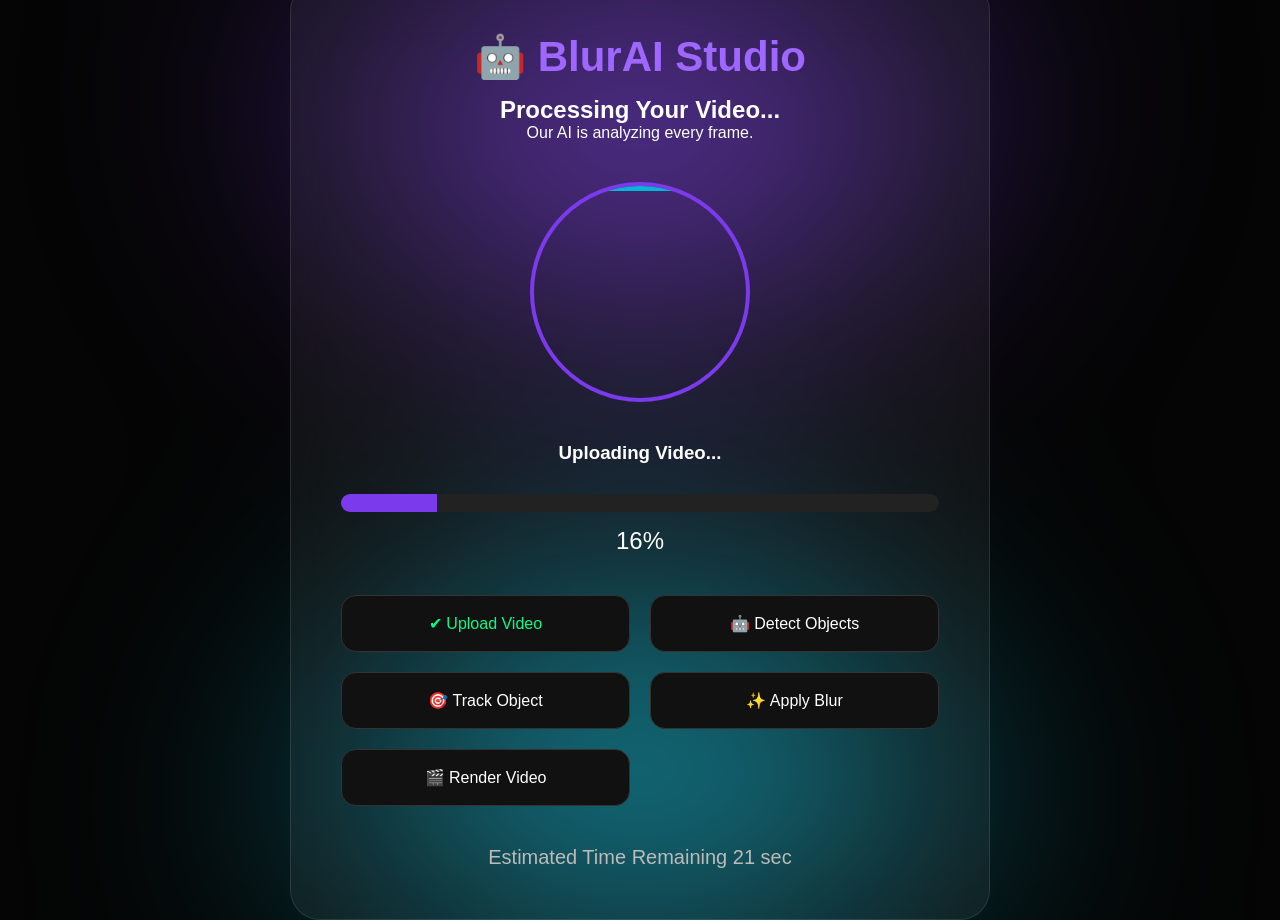
<file: processing.html>
<!DOCTYPE html>
<html lang="en">

<head>

<meta charset="UTF-8">

<meta name="viewport" content="width=device-width, initial-scale=1.0">

<title>AI Processing</title>

<link rel="stylesheet" href="css/processing.css">

<script defer src="js/processing.js"></script>

</head>

<body>

<div class="background"></div>

<div class="container">

<div class="glass">

<h1>

🤖 BlurAI Studio

</h1>

<h2>

Processing Your Video...

</h2>

<p>

Our AI is analyzing every frame.

</p>

<div class="circle">

<div class="scanner"></div>

</div>

<h3 id="status">

Uploading Video...

</h3>

<div class="progress-box">

<div class="progress" id="progress"></div>

</div>

<p id="percent">

0%

</p>

<div class="steps">

<div class="step" id="step1">

✔ Upload Video

</div>

<div class="step" id="step2">

🤖 Detect Objects

</div>

<div class="step" id="step3">

🎯 Track Object

</div>

<div class="step" id="step4">

✨ Apply Blur

</div>

<div class="step" id="step5">

🎬 Render Video

</div>

</div>

<p class="time">

Estimated Time Remaining

<span id="time">

25 sec

</span>

</p>

</div>

</div>

</body>

</html>
</file>
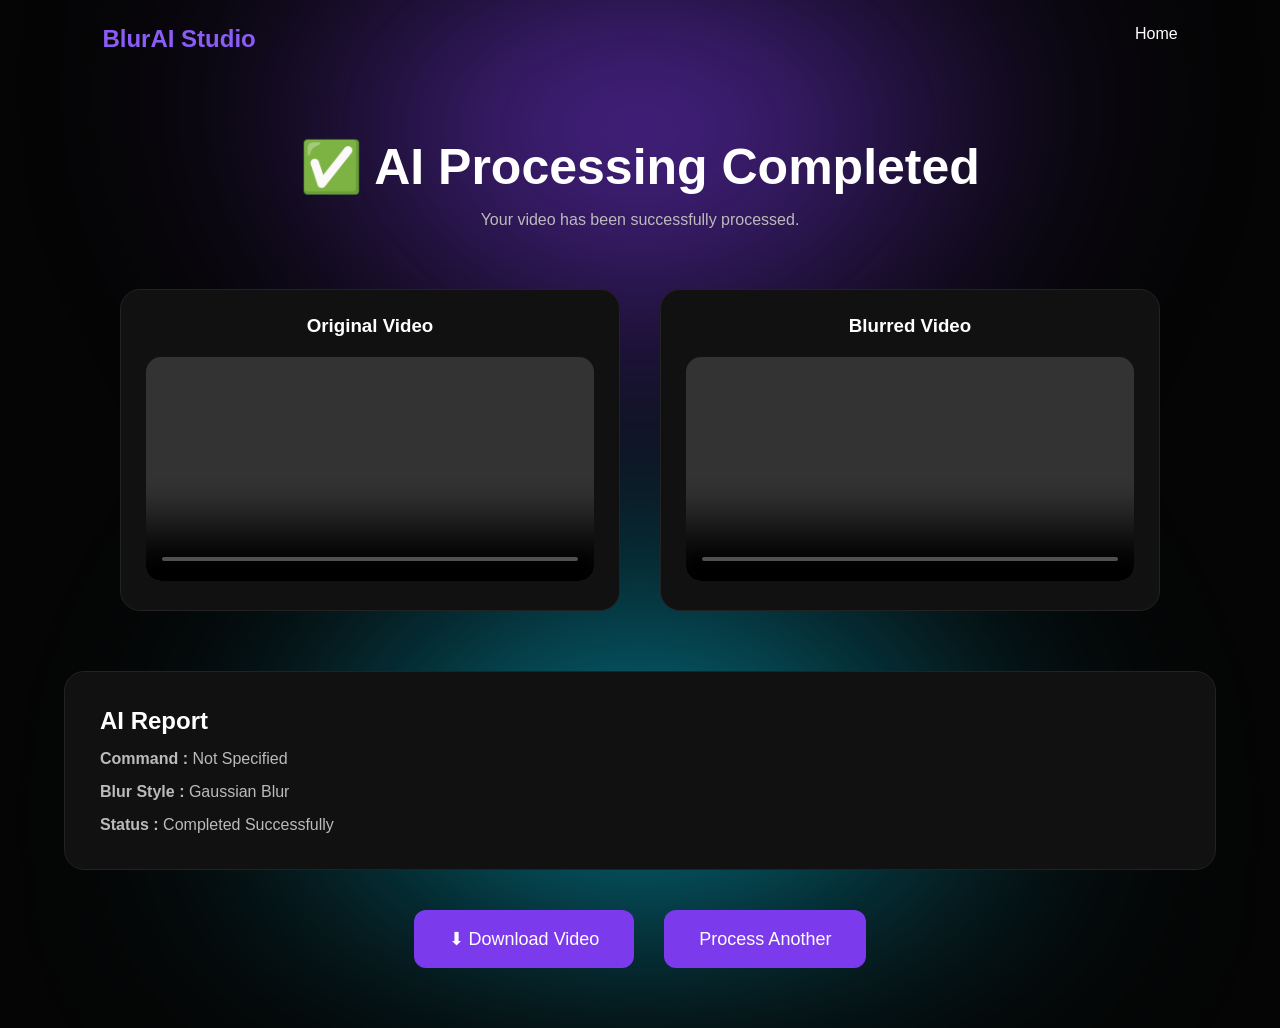
<file: result.html>
<!DOCTYPE html>
<html lang="en">

<head>

<meta charset="UTF-8">
<meta name="viewport" content="width=device-width, initial-scale=1.0">

<title>BlurAI Studio - Result</title>

<link rel="stylesheet" href="css/result.css">

<script defer src="js/result.js"></script>

</head>

<body>

<div class="background"></div>

<nav>

<h2>BlurAI Studio</h2>

<a href="index.html">Home</a>

</nav>

<div class="container">

<h1>✅ AI Processing Completed</h1>

<p>Your video has been successfully processed.</p>

<div class="video-section">

<div class="video-card">

<h3>Original Video</h3>

<video id="originalVideo" controls></video>

</div>

<div class="video-card">

<h3>Blurred Video</h3>

<video id="blurredVideo" controls></video>

</div>

</div>

<div class="report">

<h2>AI Report</h2>

<p><strong>Command :</strong> <span id="command"></span></p>

<p><strong>Blur Style :</strong> <span id="blur"></span></p>

<p><strong>Status :</strong> Completed Successfully</p>

</div>

<div class="buttons">

<button id="download">

⬇ Download Video

</button>

<button onclick="window.location='upload.html'">

Process Another

</button>

</div>

</div>

</body>

</html>
</file>
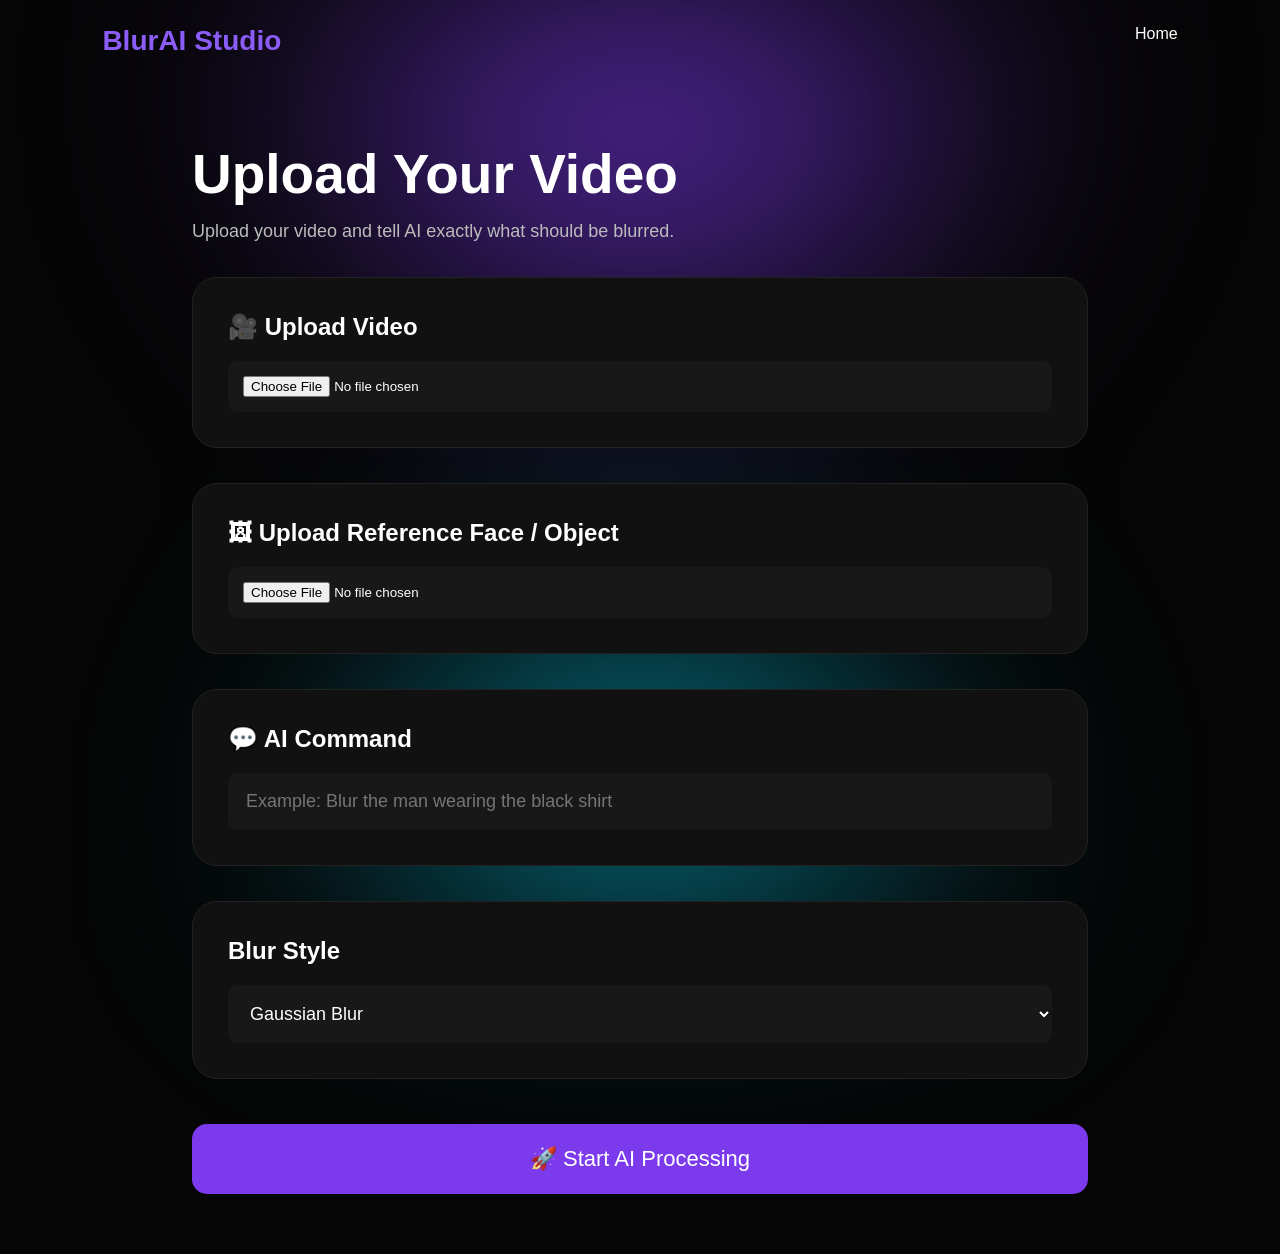
<file: upload.html>
<!DOCTYPE html>
<html lang="en">

<head>

<meta charset="UTF-8">

<meta name="viewport" content="width=device-width, initial-scale=1.0">

<title>Upload Video | BlurAI Studio</title>

<link rel="stylesheet" href="css/upload.css">

<script defer src="js/upload.js"></script>

</head>

<body>

<div class="background"></div>

<nav>

<div class="logo">

BlurAI Studio

</div>

<a href="index.html">

Home

</a>

</nav>

<div class="container">

<h1>

Upload Your Video

</h1>

<p>

Upload your video and tell AI exactly what should be blurred.

</p>

<div class="upload-card">

<h2>

🎥 Upload Video

</h2>

<input type="file" id="videoInput" accept="video/*">

<video id="videoPreview" controls></video>

</div>

<div class="reference-card">

<h2>

🖼 Upload Reference Face / Object

</h2>

<input type="file" id="imageInput" accept="image/*">

<img id="imagePreview">

</div>

<div class="command-card">

<h2>

💬 AI Command

</h2>

<input
type="text"
id="command"
placeholder="Example: Blur the man wearing the black shirt">

</div>

<div class="blur-card">

<h2>

Blur Style

</h2>

<select id="blurStyle">

<option>Gaussian Blur</option>

<option>Pixel Blur</option>

<option>Mosaic Blur</option>

<option>Black Box</option>

</select>

</div>

<button id="startBtn">

🚀 Start AI Processing

</button>

</div>

</body>

</html>
</file>
<file: css/processing.css>
*{

margin:0;

padding:0;

box-sizing:border-box;

font-family:Arial;

}

body{

background:#050505;

color:white;

display:flex;

justify-content:center;

align-items:center;

height:100vh;

overflow:hidden;

}

.background{

position:fixed;

width:100%;

height:100%;

background:

radial-gradient(circle at top,#7c3aed 0%,transparent 40%),

radial-gradient(circle at bottom,#06b6d4 0%,transparent 40%);

filter:blur(120px);

z-index:-1;

}

.glass{

width:700px;

padding:50px;

background:rgba(255,255,255,.05);

backdrop-filter:blur(20px);

border:1px solid rgba(255,255,255,.1);

border-radius:30px;

text-align:center;

}

h1{

font-size:42px;

color:#9f67ff;

}

h2{

margin-top:15px;

}

.circle{

margin:40px auto;

width:220px;

height:220px;

border-radius:50%;

border:4px solid #7c3aed;

position:relative;

overflow:hidden;

}

.scanner{

position:absolute;

width:100%;

height:5px;

background:#06b6d4;

animation:scan 2s infinite linear;

}

@keyframes scan{

0%{

top:0;

}

100%{

top:215px;

}

}

.progress-box{

margin-top:30px;

width:100%;

height:18px;

background:#222;

border-radius:20px;

overflow:hidden;

}

.progress{

width:0%;

height:100%;

background:#7c3aed;

transition:.5s;

}

#percent{

margin-top:15px;

font-size:24px;

}

.steps{

margin-top:40px;

display:grid;

grid-template-columns:repeat(2,1fr);

gap:20px;

}

.step{

background:#111;

padding:18px;

border-radius:15px;

border:1px solid #333;

}

.active{

border-color:#7c3aed;

background:#181028;

}

.done{

background:#0d2918;

border-color:#22c55e;

}

.time{

margin-top:40px;

font-size:20px;

color:#bbb;

}
</file>
<file: css/result.css>
*{
margin:0;
padding:0;
box-sizing:border-box;
font-family:Arial;
}

body{
background:#050505;
color:white;
overflow-x:hidden;
}

.background{

position:fixed;

width:100%;
height:100%;

background:

radial-gradient(circle at top,#7c3aed 0%,transparent 40%),
radial-gradient(circle at bottom,#06b6d4 0%,transparent 40%);

filter:blur(120px);

z-index:-1;

}

nav{

display:flex;
justify-content:space-between;
padding:25px 8%;

}

nav h2{

color:#8b5cf6;

}

nav a{

color:white;
text-decoration:none;

}

.container{

width:90%;
margin:auto;
padding:60px 0;
text-align:center;

}

.container h1{

font-size:50px;

}

.container p{

margin-top:15px;
color:#bbb;

}

.video-section{

display:flex;
gap:40px;
margin-top:60px;
justify-content:center;
flex-wrap:wrap;

}

.video-card{

background:#111;
padding:25px;
border-radius:20px;
border:1px solid #222;
width:500px;

}

.video-card video{

width:100%;
border-radius:15px;
margin-top:20px;

}

.report{

margin-top:60px;
background:#111;
padding:35px;
border-radius:20px;
border:1px solid #222;
text-align:left;

}

.report p{

margin-top:15px;

}

.buttons{

margin-top:40px;
display:flex;
justify-content:center;
gap:30px;

}

button{

padding:18px 35px;
border:none;
border-radius:12px;
background:#7c3aed;
color:white;
cursor:pointer;
font-size:18px;

}

button:hover{

background:#6d28d9;

}
</file>
<file: css/upload.css>
*{

margin:0;

padding:0;

box-sizing:border-box;

font-family:Arial;

}

body{

background:#050505;

color:white;

overflow-x:hidden;

}

.background{

position:fixed;

width:100%;

height:100%;

background:

radial-gradient(circle at top,#7c3aed 0%,transparent 40%),

radial-gradient(circle at bottom,#06b6d4 0%,transparent 35%);

filter:blur(120px);

z-index:-1;

}

nav{

display:flex;

justify-content:space-between;

padding:25px 8%;

}

nav a{

color:white;

text-decoration:none;

}

.logo{

font-size:28px;

font-weight:bold;

color:#8b5cf6;

}

.container{

width:70%;

margin:auto;

padding:60px 0;

}

.container h1{

font-size:55px;

}

.container p{

margin-top:15px;

color:#bbbbbb;

font-size:18px;

}

.upload-card,

.reference-card,

.command-card,

.blur-card{

margin-top:35px;

background:#111;

padding:35px;

border-radius:25px;

border:1px solid #222;

}

.upload-card:hover,

.reference-card:hover,

.command-card:hover,

.blur-card:hover{

border-color:#7c3aed;

}

input[type=file]{

margin-top:20px;

width:100%;

padding:15px;

background:#181818;

border:none;

border-radius:10px;

color:white;

}

input[type=text]{

width:100%;

padding:18px;

margin-top:20px;

background:#181818;

border:none;

border-radius:10px;

color:white;

font-size:18px;

}

select{

width:100%;

padding:18px;

margin-top:20px;

background:#181818;

border:none;

border-radius:10px;

color:white;

font-size:18px;

}

video{

margin-top:20px;

width:100%;

display:none;

border-radius:15px;

}

img{

margin-top:20px;

width:250px;

display:none;

border-radius:15px;

}

#startBtn{

margin-top:45px;

width:100%;

padding:22px;

background:#7c3aed;

border:none;

border-radius:15px;

font-size:22px;

color:white;

cursor:pointer;

transition:.3s;

}

#startBtn:hover{

background:#6d28d9;

transform:translateY(-3px);

}
</file>
